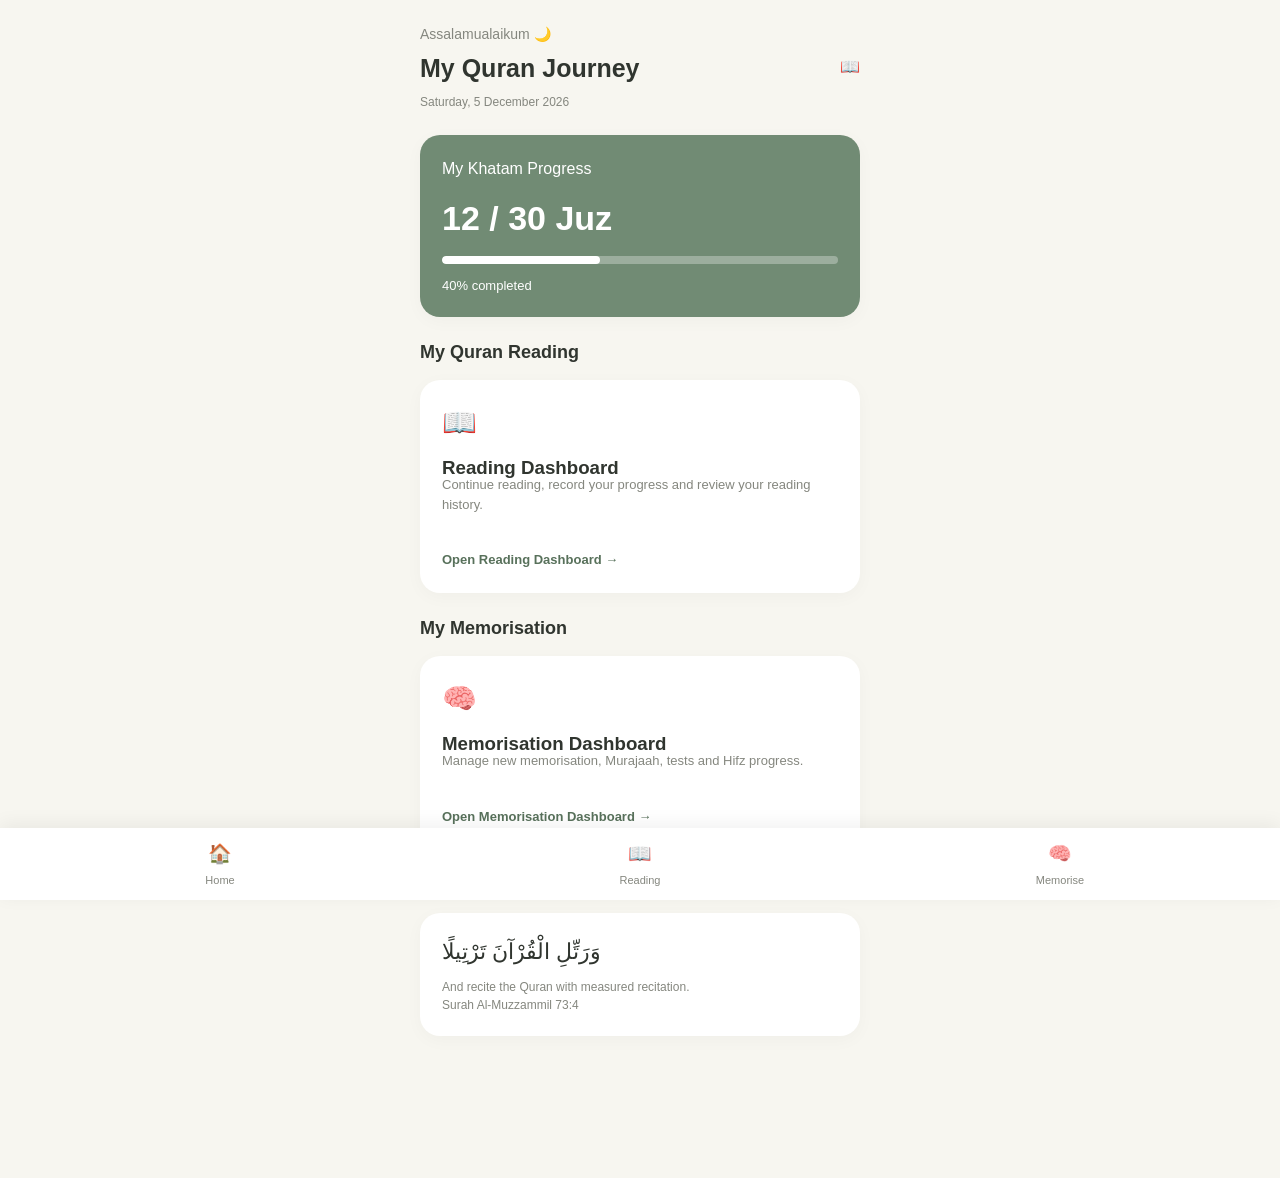
<file: index.html>
<!DOCTYPE html>
<html lang="en">
<head>
  <meta charset="UTF-8">
  <meta name="viewport" content="width=device-width, initial-scale=1.0">
  <meta name="theme-color" content="#F7F6F0">
  <title>Home | Quran Daily Tracker</title>
  <link rel="stylesheet" href="style.css">
</head>

<body>

  <main class="app">

    <header>
      <div>
        <p class="greeting">Assalamualaikum 🌙</p>
        <h1>My Quran Journey</h1>
        <p class="date" id="today"></p>
      </div>
      <div>📖</div>
    </header>

    <!-- KHATAM OVERVIEW -->
    <section class="card progress-card">
      <p>My Khatam Progress</p>

      <div class="progress-number">12 / 30 Juz</div>

      <div class="progress-track">
        <div class="progress-fill"></div>
      </div>

      <p style="margin-top:12px;font-size:13px">
        40% completed
      </p>
    </section>

    <!-- READING SHORTCUT -->
    <h2 class="section-title">My Quran Reading</h2>

    <section class="card">
      <div style="font-size:28px;margin-bottom:10px">📖</div>

      <h3>Reading Dashboard</h3>

      <p class="section-description">
        Continue reading, record your progress and review your reading history.
      </p>

      <a href="reading.html" class="action-link">
        Open Reading Dashboard →
      </a>
    </section>

    <!-- MEMORISATION SHORTCUT -->
    <h2 class="section-title">My Memorisation</h2>

    <section class="card">
      <div style="font-size:28px;margin-bottom:10px">🧠</div>

      <h3>Memorisation Dashboard</h3>

      <p class="section-description">
        Manage new memorisation, Murajaah, tests and Hifz progress.
      </p>

      <a href="memorisation.html" class="action-link">
        Open Memorisation Dashboard →
      </a>
    </section>

    <!-- REMINDER -->
    <h2 class="section-title">Daily Reminder</h2>

    <section class="card">
      <p style="font-size:22px">
        وَرَتِّلِ الْقُرْآنَ تَرْتِيلًا
      </p>

      <p style="font-size:12px;color:#85877F;margin-top:10px">
        And recite the Quran with measured recitation.
        <br>Surah Al-Muzzammil 73:4
      </p>
    </section>

  </main>

  <!-- BOTTOM PAGE NAVIGATION -->
  <nav class="bottom-nav">
    <a href="index.html">🏠<span>Home</span></a>
    <a href="reading.html">📖<span>Reading</span></a>
    <a href="memorisation.html">🧠<span>Memorise</span></a>
  </nav>

  <script>
    document.getElementById("today").textContent =
      new Date().toLocaleDateString("en-MY", {
        weekday: "long",
        day: "numeric",
        month: "long",
        year: "numeric"
      });
  </script>

  <script src="app.js"></script>

</body>
</html>
</file>
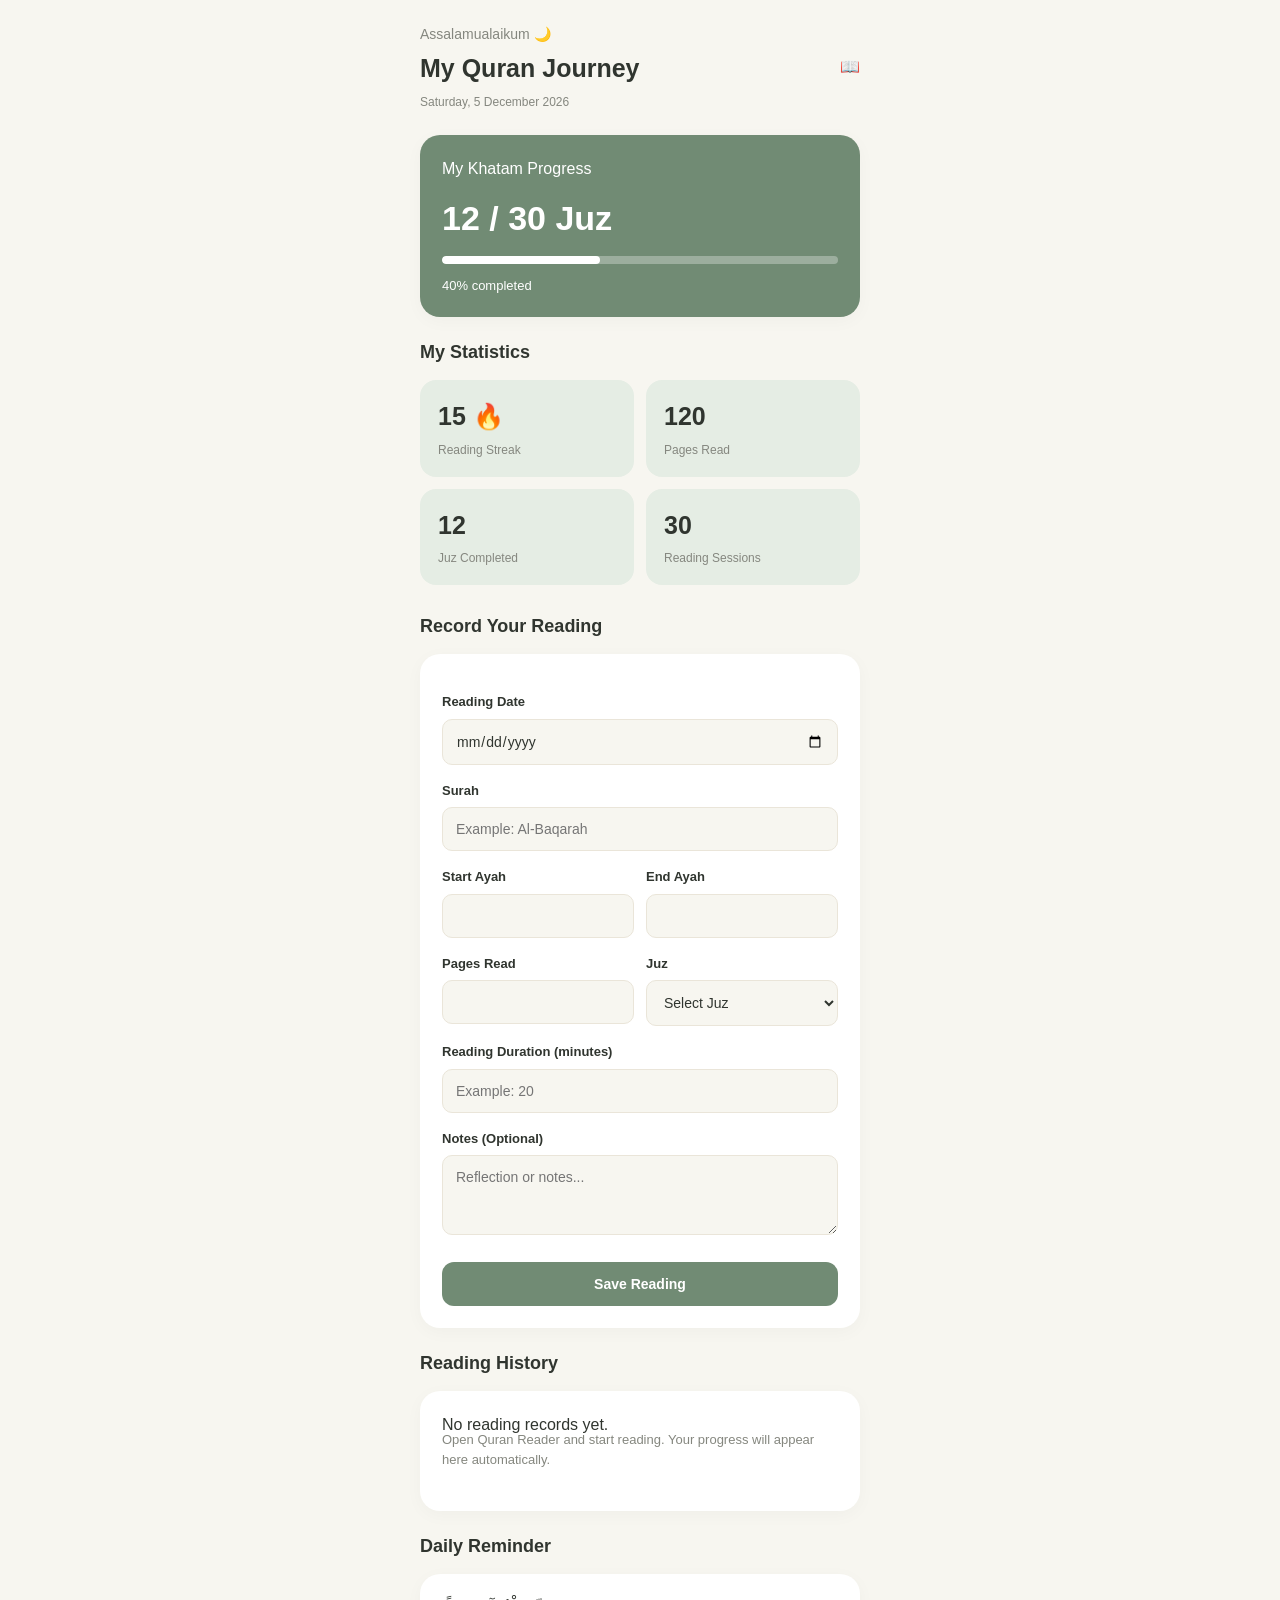
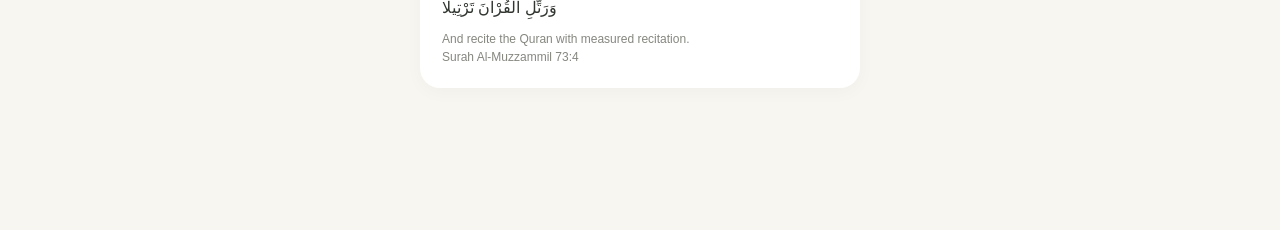
<file: Index.html>
<!DOCTYPE html>
<html lang="en">
<head>
  <meta charset="UTF-8">
  <meta name="viewport" content="width=device-width, initial-scale=1.0">
  <meta name="theme-color" content="#F7F6F0">
  <title>Quran Daily Tracker</title>
  <link rel="stylesheet" href="style.css">
</head>

<body>
  <main class="app">

    <header>
      <div>
        <p class="greeting">Assalamualaikum 🌙</p>
        <h1>My Quran Journey</h1>
        <p class="date" id="today"></p>
      </div>
      <div>📖</div>
    </header>

    <section class="card progress-card">
      <p>My Khatam Progress</p>
      <div class="progress-number">12 / 30 Juz</div>
      <div class="progress-track">
        <div class="progress-fill"></div>
      </div>
      <p style="margin-top:12px;font-size:13px">
        40% completed
      </p>
    </section>

    <h2 class="section-title">My Statistics</h2>

    <section class="stats">
      <div class="stat">
        <div class="stat-number">15 🔥</div>
        <p class="stat-label">Reading Streak</p>
      </div>

      <div class="stat">
        <div class="stat-number">120</div>
        <p class="stat-label">Pages Read</p>
      </div>

      <div class="stat">
        <div class="stat-number">12</div>
        <p class="stat-label">Juz Completed</p>
      </div>

      <div class="stat">
        <div class="stat-number">30</div>
        <p class="stat-label">Reading Sessions</p>
      </div>
    </section>

    
<h2 class="section-title" style="margin-top:28px">
  Record Your Reading
</h2>

<section class="card">
  <form id="readingForm">

    <label for="readingDate">Reading Date</label>
    <input type="date" id="readingDate" required>

    <label for="surah">Surah</label>
    <input type="text" id="surah"
      placeholder="Example: Al-Baqarah" required>

    <div class="form-row">
      <div>
        <label for="startAyah">Start Ayah</label>
        <input type="number" id="startAyah"
          min="1" required>
      </div>

      <div>
        <label for="endAyah">End Ayah</label>
        <input type="number" id="endAyah"
          min="1" required>
      </div>
    </div>

    <div class="form-row">
      <div>
        <label for="pages">Pages Read</label>
        <input type="number" id="pages"
          min="1" required>
      </div>

      <div>
        <label for="juz">Juz</label>
        <select id="juz" required>
          <option value="">Select Juz</option>
          <option value="1">Juz 1</option>
          <option value="2">Juz 2</option>
          <option value="3">Juz 3</option>
          <option value="4">Juz 4</option>
          <option value="5">Juz 5</option>
          <option value="6">Juz 6</option>
          <option value="7">Juz 7</option>
          <option value="8">Juz 8</option>
          <option value="9">Juz 9</option>
          <option value="10">Juz 10</option>
          <option value="11">Juz 11</option>
          <option value="12">Juz 12</option>
          <option value="13">Juz 13</option>
          <option value="14">Juz 14</option>
          <option value="15">Juz 15</option>
          <option value="16">Juz 16</option>
          <option value="17">Juz 17</option>
          <option value="18">Juz 18</option>
          <option value="19">Juz 19</option>
          <option value="20">Juz 20</option>
          <option value="21">Juz 21</option>
          <option value="22">Juz 22</option>
          <option value="23">Juz 23</option>
          <option value="24">Juz 24</option>
          <option value="25">Juz 25</option>
          <option value="26">Juz 26</option>
          <option value="27">Juz 27</option>
          <option value="28">Juz 28</option>
          <option value="29">Juz 29</option>
          <option value="30">Juz 30</option>
        </select>
      </div>
    </div>

    <label for="duration">Reading Duration (minutes)</label>
    <input type="number" id="duration"
      min="1" placeholder="Example: 20">

    <label for="notes">Notes (Optional)</label>
    <textarea id="notes"
      placeholder="Reflection or notes..."></textarea>

    <button type="submit" style="width:100%;margin-top:20px">
      Save Reading
    </button>

  </form>
</section>

<h2 class="section-title">Reading History</h2>

<section class="card" id="readingHistory">
  <p style="color:#85877F;font-size:13px">
    Your reading records will appear here.
  </p>
</section>
    
    <h2 class="section-title">Daily Reminder</h2>

    <section class="card">
      <p>وَرَتِّلِ الْقُرْآنَ تَرْتِيلًا</p>
      <p style="font-size:12px;color:#85877F;margin-top:10px">
        And recite the Quran with measured recitation.
        <br>Surah Al-Muzzammil 73:4
      </p>
    </section>

  </main>

  <script>
    document.getElementById("today").textContent =
      new Date().toLocaleDateString("en-MY", {
        weekday: "long",
        day: "numeric",
        month: "long",
        year: "numeric"
      });
  </script>

  <script src="app.js"></script>
</body>
</html>
</file>
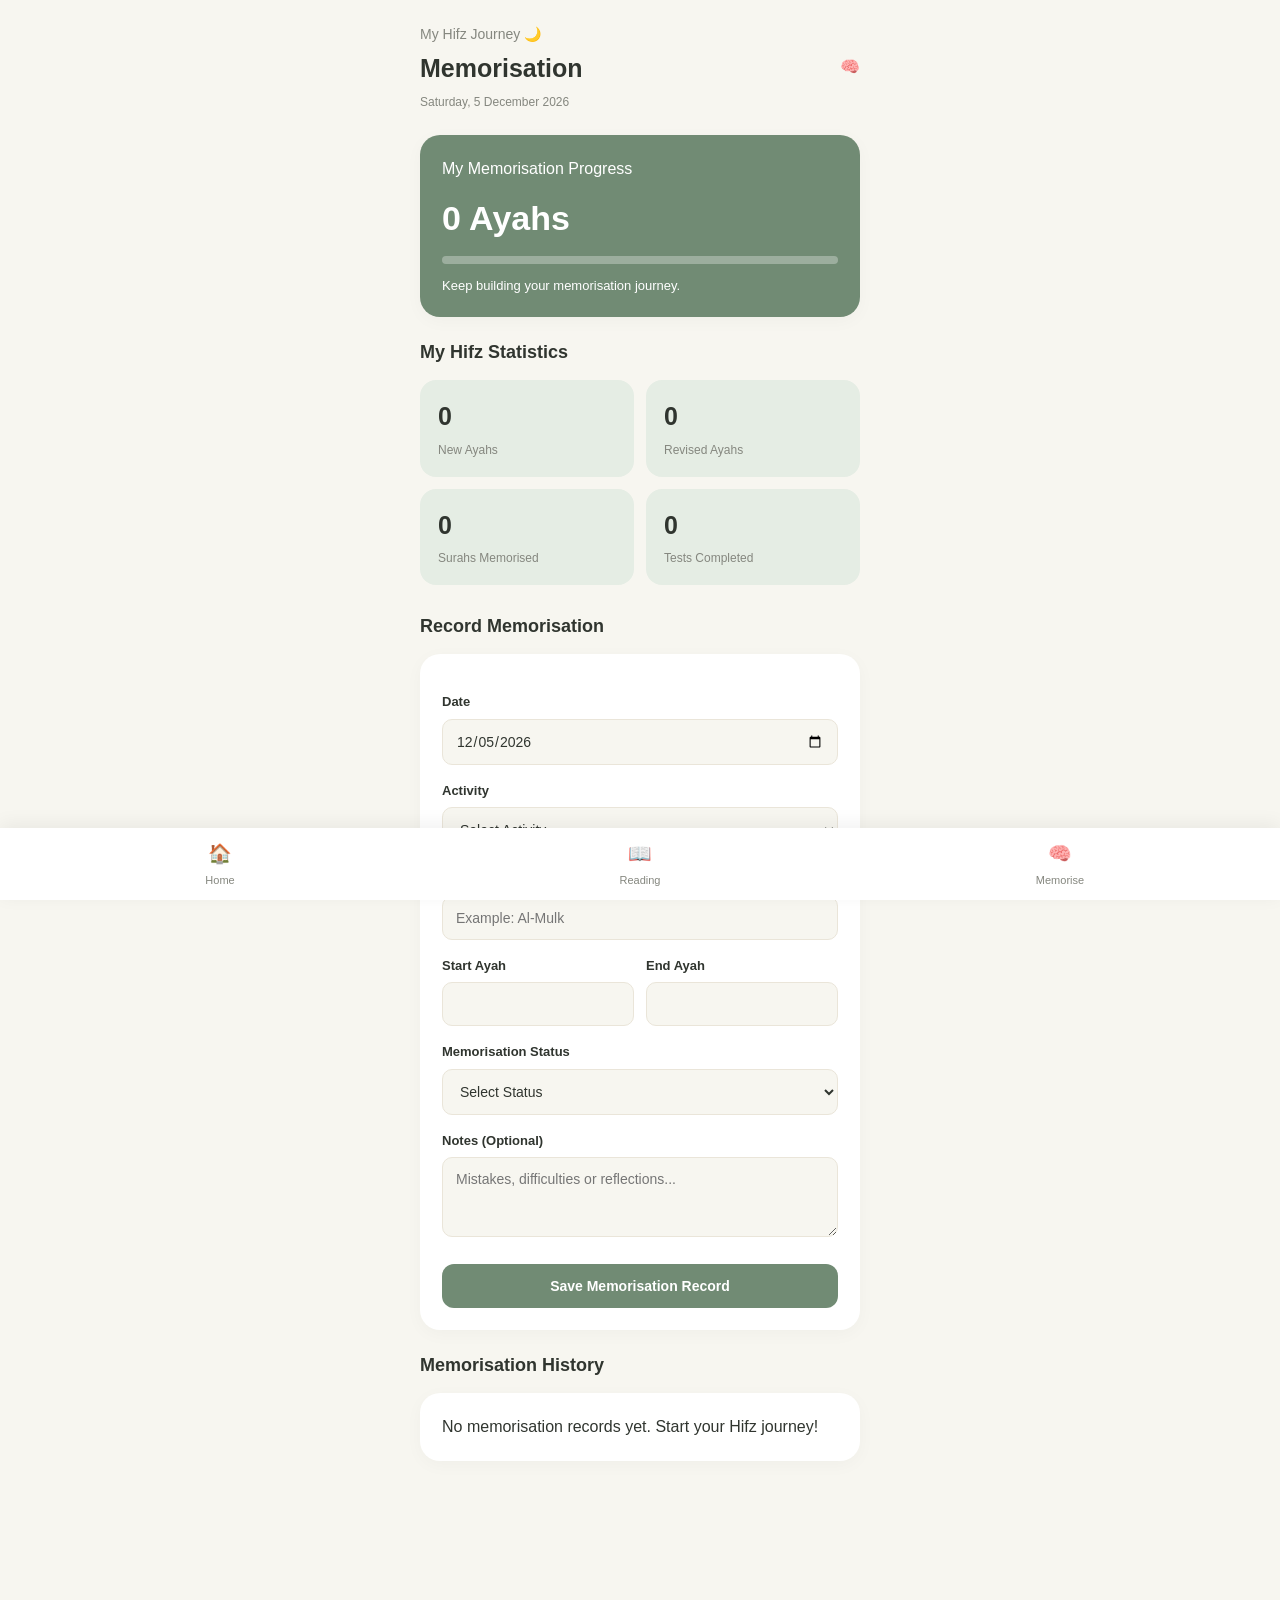
<file: memorisation.html>
<!DOCTYPE html>
<html lang="en">
<head>
  <meta charset="UTF-8">
  <meta name="viewport" content="width=device-width, initial-scale=1.0">
  <meta name="theme-color" content="#F7F6F0">
  <title>Memorisation | Quran Daily Tracker</title>
  <link rel="stylesheet" href="style.css">
</head>

<body>
  <main class="app">

    <header>
      <div>
        <p class="greeting">My Hifz Journey 🌙</p>
        <h1>Memorisation</h1>
        <p class="date" id="today"></p>
      </div>
      <div>🧠</div>
    </header>

    <!-- PROGRESS -->
    <section class="card progress-card">
      <p>My Memorisation Progress</p>
      <div class="progress-number" id="memorisedCount">
        0 Ayahs
      </div>

      <div class="progress-track">
        <div class="progress-fill" id="memorisationProgress"></div>
      </div>

      <p style="margin-top:12px;font-size:13px">
        Keep building your memorisation journey.
      </p>
    </section>

    <!-- STATISTICS -->
    <h2 class="section-title">My Hifz Statistics</h2>

    <section class="stats">

      <div class="stat">
        <div class="stat-number" id="newAyahCount">0</div>
        <p class="stat-label">New Ayahs</p>
      </div>

      <div class="stat">
        <div class="stat-number" id="revisionCount">0</div>
        <p class="stat-label">Revised Ayahs</p>
      </div>

      <div class="stat">
        <div class="stat-number" id="surahCount">0</div>
        <p class="stat-label">Surahs Memorised</p>
      </div>

      <div class="stat">
        <div class="stat-number" id="testCount">0</div>
        <p class="stat-label">Tests Completed</p>
      </div>

    </section>

    <!-- RECORD ACTIVITY -->
    <h2 class="section-title" style="margin-top:28px">
      Record Memorisation
    </h2>

    <section class="card">

      <form id="memorisationForm">

        <label for="memorisationDate">Date</label>
        <input type="date" id="memorisationDate" required>

        <label for="memoryActivity">Activity</label>
        <select id="memoryActivity" required>
          <option value="">Select Activity</option>
          <option value="New Memorisation">New Memorisation</option>
          <option value="Revision (Murajaah)">Revision (Murajaah)</option>
          <option value="Memorisation Test">Memorisation Test</option>
        </select>

        <label for="memorySurah">Surah</label>
        <input type="text" id="memorySurah"
          placeholder="Example: Al-Mulk" required>

        <div class="form-row">

          <div>
            <label for="memoryStartAyah">Start Ayah</label>
            <input type="number" id="memoryStartAyah"
              min="1" required>
          </div>

          <div>
            <label for="memoryEndAyah">End Ayah</label>
            <input type="number" id="memoryEndAyah"
              min="1" required>
          </div>

        </div>

        <label for="memoryStatus">Memorisation Status</label>
        <select id="memoryStatus" required>
          <option value="">Select Status</option>
          <option value="Learning">Learning</option>
          <option value="Memorised">Memorised</option>
          <option value="Needs Revision">Needs Revision</option>
          <option value="Well Retained">Well Retained</option>
        </select>

        <label for="memoryNotes">Notes (Optional)</label>
        <textarea id="memoryNotes"
          placeholder="Mistakes, difficulties or reflections..."></textarea>

        <button type="submit"
          style="width:100%;margin-top:20px">
          Save Memorisation Record
        </button>

      </form>

    </section>

    <!-- HISTORY -->
    <h2 class="section-title">Memorisation History</h2>

    <section class="card" id="memorisationHistory">
      <p style="color:#85877F;font-size:13px">
        Your memorisation records will appear here.
      </p>
    </section>

  </main>

  <!-- BOTTOM NAVIGATION -->
  <nav class="bottom-nav">
    <a href="index.html">🏠<span>Home</span></a>
    <a href="reading.html">📖<span>Reading</span></a>
    <a href="memorisation.html">🧠<span>Memorise</span></a>
  </nav>

  <script>
    document.getElementById("today").textContent =
      new Date().toLocaleDateString("en-MY", {
        weekday: "long",
        day: "numeric",
        month: "long",
        year: "numeric"
      });
  </script>

  <script src="app.js"></script>

</body>
</html>
</file>
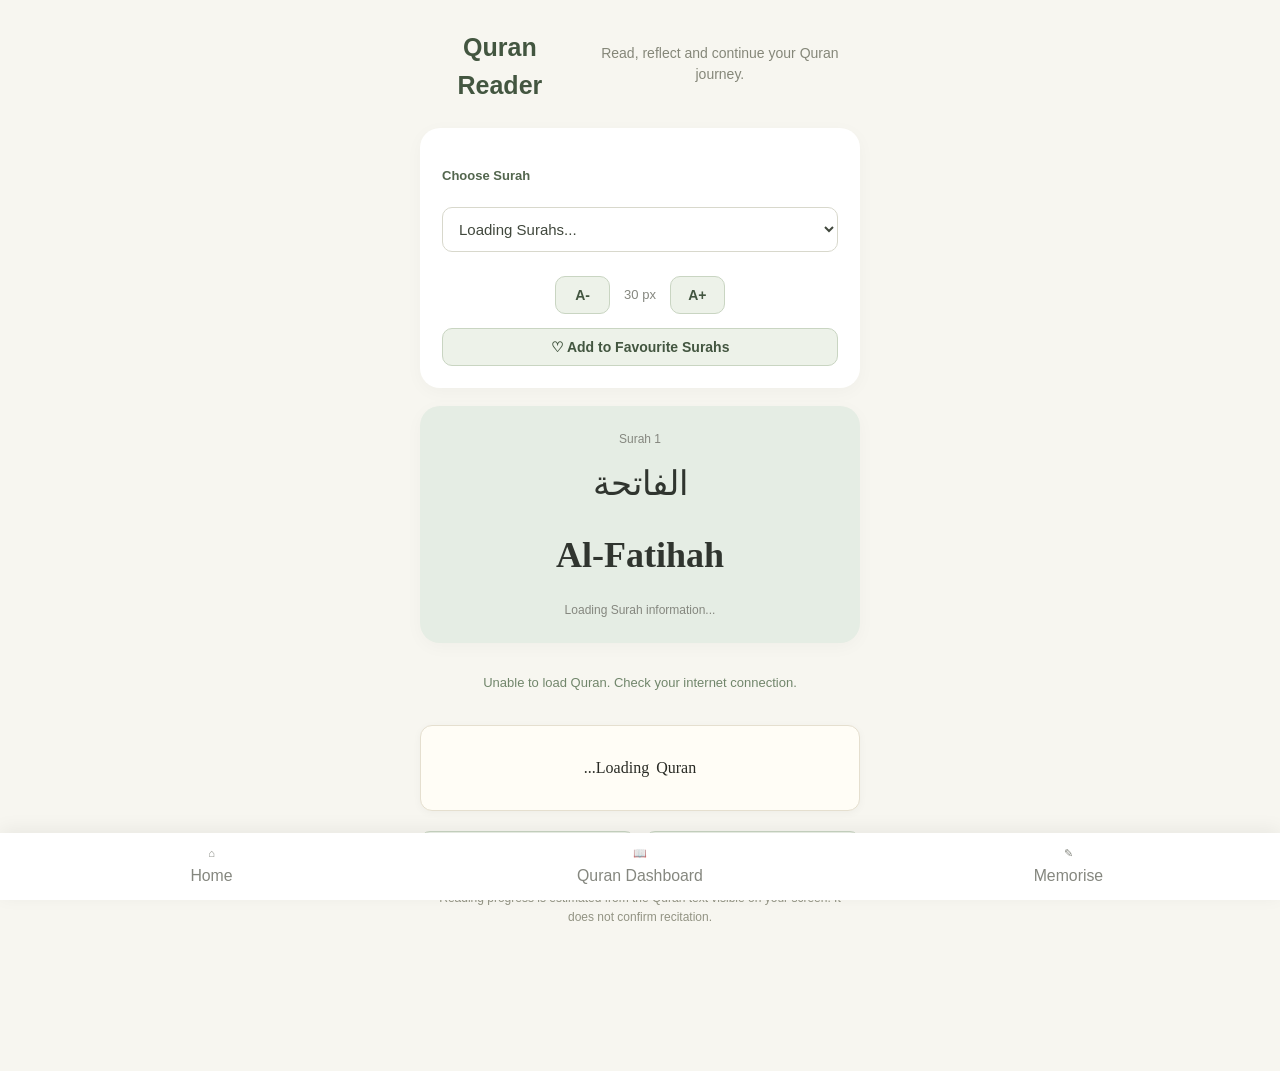
<file: quran.html>
<!DOCTYPE html>
<html lang="en">
<head>
  <meta charset="UTF-8">
  <meta name="viewport" content="width=device-width, initial-scale=1.0">

  <title>Quran Reader | Quran Daily</title>

  <link rel="stylesheet" href="style.css">

  <style>
    .reader-controls {
      display: flex;
      flex-direction: column;
      gap: 14px;
    }

    .reader-controls select {
      width: 100%;
      padding: 12px;
      border-radius: 10px;
      border: 1px solid #d8d8cc;
      background: #fff;
      font-size: 15px;
    }

    .font-controls {
      display: flex;
      align-items: center;
      justify-content: center;
      gap: 14px;
    }

    .font-controls button,
    .reader-navigation button,
    #favoriteSurahButton,
    #translationToggle {
      padding: 10px 16px;
      border: 1px solid #c9d5c2;
      border-radius: 10px;
      background: #edf2e9;
      color: #435640;
      cursor: pointer;
      font-size: 14px;
    }

    .translation-control {
      margin-top: 14px;
    }

    #translationToggle {
      width: 100%;
    }

    .surah-heading {
      text-align: center;
      padding: 24px 12px;
    }

    .surah-heading .surah-arabic {
      font-family: "Noto Naskh Arabic", serif;
      font-size: 34px;
      margin: 10px 0;
    }

    .mushaf-page {
      background: #fffdf6;
      border: 1px solid #e5dfcf;
      border-radius: 12px;
      padding: 22px 18px;
      margin: 20px 0;
      box-shadow: 0 2px 8px rgba(0,0,0,0.04);
    }

    .mushaf-page-number {
      text-align: center;
      color: #8b8b7a;
      font-size: 12px;
      margin-bottom: 20px;
    }

    .mushaf-arabic {
      direction: rtl;
      text-align: justify;
      text-align-last: center;
      font-family: "Noto Naskh Arabic", "Traditional Arabic", serif;
      line-height: 2.5;
      word-spacing: 3px;
      color: #292b25;
      margin: 0;
    }

    .mushaf-ayah {
      display: inline;
      border-radius: 4px;
      transition: background 0.2s;
    }

    .mushaf-ayah.selected-ayah {
      background: #e9efdf;
    }

    .arabic-ayah-number {
      color: #71866b;
      font-size: 0.75em;
      white-space: nowrap;
    }

    .mushaf-favorite-button {
      display: inline;
      border: none;
      background: transparent;
      color: #a16d65;
      font-size: 17px;
      cursor: pointer;
      padding: 0 2px;
    }

    .mushaf-translations {
      border-top: 1px solid #e8e3d8;
      margin-top: 22px;
      padding-top: 14px;
      direction: ltr;
    }

    .translation-line {
      padding: 10px 0;
      border-bottom: 1px solid #eeeae2;
      font-size: 14px;
      line-height: 1.7;
      color: #55594e;
    }

    .translation-line strong {
      color: #71866b;
      font-size: 12px;
    }

    .translation-line p {
      margin: 5px 0 0;
    }

    .reader-navigation {
      display: flex;
      justify-content: space-between;
      gap: 10px;
      margin: 20px 0;
    }

    .reader-navigation button {
      flex: 1;
    }

    .reader-status {
      text-align: center;
      color: #71866b;
      font-size: 13px;
      margin: 12px 0;
    }

    @media (max-width: 480px) {
      .mushaf-page {
        padding: 18px 12px;
      }

      .reader-navigation button {
        padding: 10px 8px;
        font-size: 12px;
      }
    }
  </style>
</head>

<body>

  <main class="app">

    <header class="page-header">
      <h1>Quran Reader</h1>
      <p>Read, reflect and continue your Quran journey.</p>
    </header>

    <!-- READER CONTROLS -->
    <section class="card">

      <div class="reader-controls">

        <label for="surahSelect">Choose Surah</label>

        <select id="surahSelect">
          <option value="">Loading Surahs...</option>
        </select>

        <div class="font-controls">

          <button type="button" id="decreaseFont">
            A-
          </button>

          <span id="fontSizeLabel">30 px</span>

          <button type="button" id="increaseFont">
            A+
          </button>

        </div>

        <button type="button" id="favoriteSurahButton">
          ♡ Add to Favourite Surahs
        </button>

      </div>

    </section>

    <!-- SURAH INFORMATION -->
    <section class="card surah-heading">

      <p id="surahNumber">Surah 1</p>

      <div id="surahArabic" class="surah-arabic">
        الفاتحة
      </div>

      <h2 id="surahName">Al-Fatihah</h2>

      <p id="surahInformation">
        Loading Surah information...
      </p>

    </section>

    <!-- READING STATUS -->
    <p id="readerStatus" class="reader-status">
      Preparing Quran Reader...
    </p>

    <!-- MUSHAF CONTENT -->
    <section id="ayahContainer">

      <div class="mushaf-page">
        <p class="mushaf-arabic" dir="rtl">
          Loading Quran...
        </p>
      </div>

    </section>

    <!-- SURAH NAVIGATION -->
    <div class="reader-navigation">

      <button type="button" id="previousSurah">
        ← Previous Surah
      </button>

      <button type="button" id="nextSurah">
        Next Surah →
      </button>

    </div>

    <p class="small-note">
      Reading progress is estimated from the Quran text visible on your screen.
      It does not confirm recitation.
    </p>

  </main>

  <!-- BOTTOM NAVIGATION -->
  <nav class="bottom-nav">

    <a href="index.html">
      <span>⌂</span>
      <small>Home</small>
    </a>

    <a href="reading.html">
      <span>📖</span>
      <small>Quran Dashboard</small>
    </a>

    <a href="memorisation.html">
      <span>✎</span>
      <small>Memorise</small>
    </a>

  </nav>

  <script src="quran.js"></script>

</body>
</html>
</file>
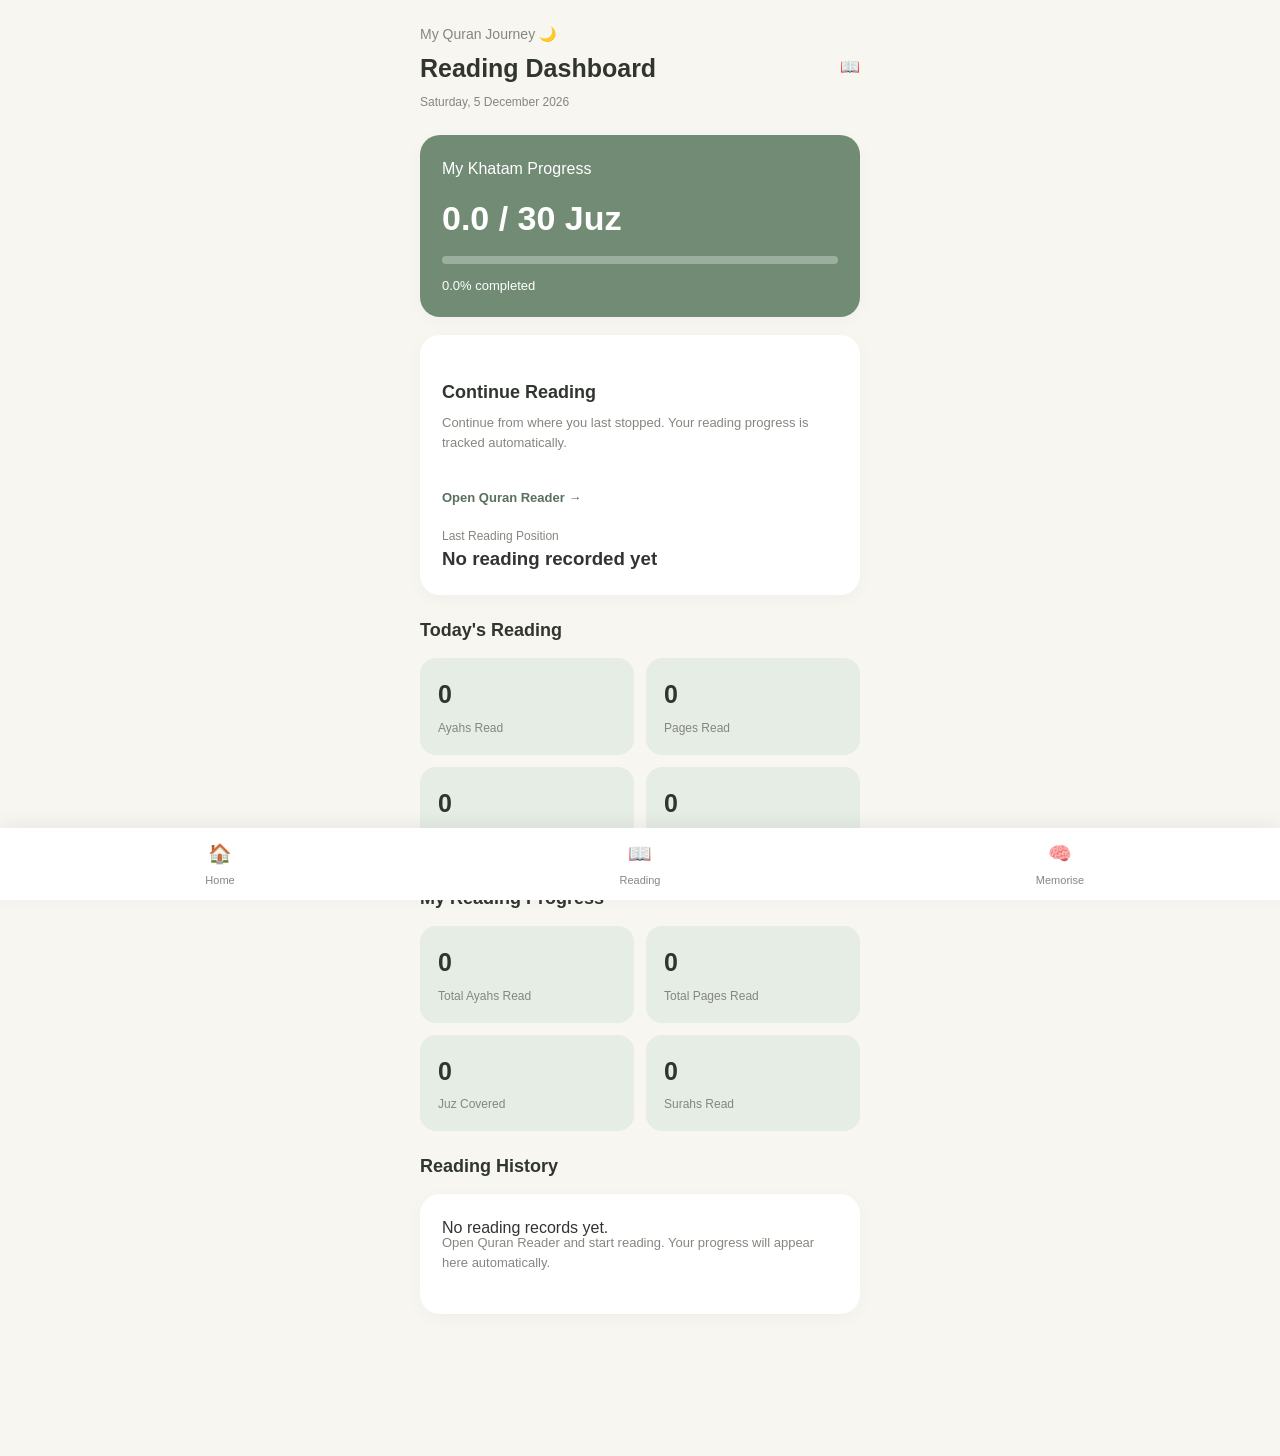
<file: reading.html>
<!DOCTYPE html>
<html lang="en">
<head>
  <meta charset="UTF-8">
  <meta name="viewport" content="width=device-width, initial-scale=1.0">
  <meta name="theme-color" content="#F7F6F0">
  <title>Reading Dashboard | Quran Daily Tracker</title>
  <link rel="stylesheet" href="style.css">
</head>

<body>
  <main class="app">

    <header>
      <div>
        <p class="greeting">My Quran Journey 🌙</p>
        <h1>Reading Dashboard</h1>
        <p class="date" id="today"></p>
      </div>
      <div>📖</div>
    </header>

    <!-- KHATAM PROGRESS -->
    <section class="card progress-card">
      <p>My Khatam Progress</p>

      <div class="progress-number" id="khatamJuz">
        0 / 30 Juz
      </div>

      <div class="progress-track">
        <div class="progress-fill" id="khatamProgressBar"
             style="width:0%"></div>
      </div>

      <p id="khatamPercentage"
         style="margin-top:12px;font-size:13px">
        0% completed
      </p>
    </section>

    <!-- OPEN QURAN -->
    <section class="card">
      <h2 class="section-title">Continue Reading</h2>

      <p class="section-description">
        Continue from where you last stopped. Your reading
        progress is tracked automatically.
      </p>

      <a href="quran.html" class="action-link">
        Open Quran Reader →
      </a>

      <div style="margin-top:18px">
        <p class="stat-label">Last Reading Position</p>
        <h3 id="lastReadingPosition">No reading recorded yet</h3>
      </div>
    </section>

    <!-- TODAY'S READING -->
    <h2 class="section-title">Today's Reading</h2>

    <section class="stats">
      <div class="stat">
        <div class="stat-number" id="todayAyahs">0</div>
        <div class="stat-label">Ayahs Read</div>
      </div>

      <div class="stat">
        <div class="stat-number" id="todayPages">0</div>
        <div class="stat-label">Pages Read</div>
      </div>

      <div class="stat">
        <div class="stat-number" id="todayJuz">0</div>
        <div class="stat-label">Juz Covered</div>
      </div>

      <div class="stat">
        <div class="stat-number" id="todaySurahs">0</div>
        <div class="stat-label">Surahs Read</div>
      </div>
    </section>

    <!-- OVERALL READING -->
    <h2 class="section-title">My Reading Progress</h2>

    <section class="stats">
      <div class="stat">
        <div class="stat-number" id="totalAyahs">0</div>
        <div class="stat-label">Total Ayahs Read</div>
      </div>

      <div class="stat">
        <div class="stat-number" id="totalPages">0</div>
        <div class="stat-label">Total Pages Read</div>
      </div>

      <div class="stat">
        <div class="stat-number" id="totalJuz">0</div>
        <div class="stat-label">Juz Covered</div>
      </div>

      <div class="stat">
        <div class="stat-number" id="totalSurahs">0</div>
        <div class="stat-label">Surahs Read</div>
      </div>
    </section>

    <!-- READING HISTORY -->
    <h2 class="section-title">Reading History</h2>

    <section class="card" id="readingHistory">
      <p>Your automatic reading history will appear here.</p>
    </section>

  </main>

  <!-- BOTTOM NAVIGATION -->
  <nav class="bottom-nav">
    <a href="index.html">🏠<span>Home</span></a>
    <a href="reading.html">📖<span>Reading</span></a>
    <a href="memorisation.html">🧠<span>Memorise</span></a>
  </nav>

  <script>
    document.getElementById("today").textContent =
      new Date().toLocaleDateString("en-MY", {
        weekday: "long",
        day: "numeric",
        month: "long",
        year: "numeric"
      });
  </script>

  <script src="app.js"></script>

</body>
</html>
</file>
<file: style.css>
/* ==============================
   QURAN DAILY TRACKER
   Main design system
================================ */

* {
  box-sizing: border-box;
  margin: 0;
  padding: 0;
}

:root {
  --ivory: #F7F6F0;
  --sage: #718B74;
  --sage-dark: #58715B;
  --sage-light: #E5EDE4;
  --beige: #EAE5D9;
  --text: #30352F;
  --muted: #85877F;
  --white: #FFFFFF;
  --danger: #A65F5F;
}

html {
  scroll-behavior: smooth;
  scroll-padding-top: 20px;
}

body {
  font-family: Arial, sans-serif;
  background: var(--ivory);
  color: var(--text);
  padding-bottom: 100px;
  line-height: 1.5;
}

.app {
  width: 100%;
  max-width: 480px;
  margin: auto;
  padding: 24px 20px;
}

/* HEADER */

header {
  display: flex;
  justify-content: space-between;
  align-items: center;
  margin-bottom: 24px;
}

.greeting {
  font-size: 14px;
  color: var(--muted);
}

h1 {
  font-size: 25px;
  margin-top: 5px;
}

.date {
  font-size: 12px;
  color: var(--muted);
  margin-top: 5px;
}

/* MAIN NAVIGATION */

.main-nav {
  display: flex;
  gap: 8px;
  padding: 6px;
  background: var(--white);
  border-radius: 14px;
  margin-bottom: 28px;
  box-shadow: 0 3px 15px rgba(0,0,0,0.03);
}

.nav-link {
  flex: 1;
  text-align: center;
  text-decoration: none;
  color: var(--muted);
  padding: 11px 5px;
  border-radius: 10px;
  font-size: 12px;
  font-weight: 600;
}

.nav-link.active {
  background: var(--sage);
  color: var(--white);
}

/* DASHBOARDS */

.dashboard-section {
  display: none;
  padding-top: 5px;
}

.dashboard-section:target {
  display: block;
}

/* Show home when no dashboard is selected */
body:not(:has(.dashboard-section:target)) #home {
  display: block;
}

.section-description {
  color: var(--muted);
  font-size: 13px;
  margin: -7px 0 20px;
}

/* CARDS */

.card {
  background: var(--white);
  border-radius: 20px;
  padding: 22px;
  margin-bottom: 18px;
  box-shadow: 0 4px 18px rgba(0,0,0,0.03);
}

.progress-card {
  background: var(--sage);
  color: white;
}

.progress-number {
  font-size: 34px;
  font-weight: bold;
  margin: 12px 0;
}

.progress-track {
  height: 8px;
  background: rgba(255,255,255,0.3);
  border-radius: 20px;
  overflow: hidden;
}

.progress-fill {
  width: 40%;
  height: 100%;
  background: white;
  border-radius: 20px;
}

.section-title {
  font-size: 18px;
  margin-bottom: 14px;
  margin-top: 22px;
}

.action-link {
  display: inline-block;
  margin-top: 16px;
  color: var(--sage-dark);
  text-decoration: none;
  font-size: 13px;
  font-weight: bold;
}

/* STATISTICS */

.stats {
  display: grid;
  grid-template-columns: repeat(2, 1fr);
  gap: 12px;
}

.stat {
  background: var(--sage-light);
  border-radius: 16px;
  padding: 18px;
}

.stat-number {
  font-size: 25px;
  font-weight: bold;
  margin-bottom: 5px;
}

.stat-label {
  font-size: 12px;
  color: var(--muted);
}

/* FORMS */

label {
  display: block;
  font-size: 13px;
  font-weight: 600;
  margin: 16px 0 7px;
}

input,
select,
textarea {
  width: 100%;
  padding: 13px;
  border: 1px solid var(--beige);
  border-radius: 10px;
  background: var(--ivory);
  color: var(--text);
  font-size: 14px;
  font-family: inherit;
}

input:focus,
select:focus,
textarea:focus {
  outline: 2px solid var(--sage);
  border-color: var(--sage);
}

.form-row {
  display: grid;
  grid-template-columns: 1fr 1fr;
  gap: 12px;
}

textarea {
  min-height: 80px;
  resize: vertical;
}

/* BUTTONS */

button {
  border: none;
  background: var(--sage);
  color: white;
  padding: 14px 20px;
  border-radius: 12px;
  font-size: 14px;
  font-weight: 600;
  cursor: pointer;
}

button:active {
  background: var(--sage-dark);
  transform: scale(0.98);
}

/* READING HISTORY */

.history-item {
  padding: 15px 0;
  border-bottom: 1px solid var(--beige);
}

.history-item:last-child {
  border-bottom: none;
}

.history-item h3 {
  margin-bottom: 8px;
  color: var(--sage);
}

.history-item p {
  font-size: 13px;
  color: var(--muted);
  margin: 5px 0;
}

.history-item button {
  background: var(--danger);
  padding: 8px 14px;
  margin-top: 8px;
}

/* BOTTOM NAVIGATION */

.bottom-nav {
  position: fixed;
  bottom: 0;
  left: 0;
  right: 0;
  z-index: 100;
  display: flex;
  justify-content: space-around;
  background: var(--white);
  padding: 12px 10px calc(12px + env(safe-area-inset-bottom));
  box-shadow: 0 -4px 18px rgba(0,0,0,0.06);
}

.bottom-nav a {
  display: flex;
  flex-direction: column;
  align-items: center;
  gap: 3px;
  color: var(--muted);
  text-decoration: none;
  font-size: 19px;
  min-width: 75px;
}

.bottom-nav span {
  font-size: 11px;
}

.bottom-nav a:focus,
.bottom-nav a:hover {
  color: var(--sage-dark);
}

/* SMALL SCREENS */

@media (max-width: 360px) {
  .app {
    padding: 20px 14px;
  }

  h1 {
    font-size: 22px;
  }

  .nav-link {
    font-size: 11px;
  }

  .stat {
    padding: 14px;
  }

  .stat-number {
    font-size: 22px;
  }
}

/* =====================================
   QURAN READER DESIGN
===================================== */

.surah-heading {
  text-align: center;
  background: var(--sage-light);
  padding: 28px 20px;
}

.surah-heading h2 {
  font-size: 36px;
  margin: 14px 0;
  line-height: 1.8;
  font-family: "Traditional Arabic", "Noto Naskh Arabic",
               "Amiri", serif;
}

.surah-heading h3 {
  font-size: 19px;
  color: var(--sage-dark);
  margin-bottom: 8px;
}

.surah-heading p {
  font-size: 12px;
  color: var(--muted);
}

.font-controls {
  display: flex;
  align-items: center;
  justify-content: space-between;
  gap: 15px;
  margin-top: 10px;
}

.font-controls button {
  min-width: 55px;
  padding: 10px;
}

#fontSizeLabel {
  font-size: 13px;
  color: var(--muted);
}

.reader-status {
  font-size: 12px;
  color: var(--muted);
  text-align: center;
  padding: 12px;
}

.quran-ayah {
  background: var(--white);
  padding: 22px 18px;
  margin-bottom: 12px;
  border-radius: 16px;
  border: 1px solid transparent;
  box-shadow: 0 3px 12px rgba(0,0,0,0.025);
  scroll-margin-top: 20px;
  transition: background 0.2s ease;
}

.quran-ayah.selected-ayah {
  background: var(--sage-light);
  border-color: var(--sage);
}

.ayah-number {
  display: flex;
  justify-content: space-between;
  align-items: center;
  color: var(--muted);
  font-size: 12px;
  margin-bottom: 18px;
}

.bookmark-button {
  background: var(--sage-light);
  color: var(--sage-dark);
  padding: 6px 12px;
  font-size: 18px;
}

.arabic-text {
  direction: rtl;
  text-align: right;
  line-height: 2.3;
  font-family: "Noto Naskh Arabic", "Traditional Arabic",
               "Amiri", serif;
  color: var(--text);
  margin-bottom: 18px;
  word-spacing: 3px;
}

.arabic-ayah-number {
  color: var(--sage);
  font-size: 0.75em;
  white-space: nowrap;
}

.translation-text {
  font-size: 14px;
  line-height: 1.9;
  color: var(--muted);
  border-top: 1px solid var(--beige);
  padding-top: 14px;
  margin-top: 10px;
}

.reader-navigation {
  display: flex;
  gap: 10px;
  justify-content: space-between;
}

.reader-navigation button {
  flex: 1;
  padding: 12px 8px;
  font-size: 12px;
}

.source-note {
  font-size: 11px;
  color: var(--muted);
  line-height: 1.8;
}

.source-note a {
  display: inline-block;
  margin-top: 8px;
  color: var(--sage-dark);
}

@media (max-width: 360px) {
  .surah-heading h2 {
    font-size: 30px;
  }

  .quran-ayah {
    padding: 18px 14px;
  }

  .reader-navigation button {
    font-size: 11px;
  }
}


/* =====================================
   QURAN DAILY - READER DESIGN
===================================== */

.page-header {
  text-align: center;
  margin-bottom: 24px;
}

.page-header h1 {
  color: #435640;
}

.page-header p {
  color: #858779;
  font-size: 14px;
}

/* Reader controls */

.reader-controls {
  display: flex;
  flex-direction: column;
  gap: 14px;
}

.reader-controls label {
  color: #53664e;
  font-weight: 600;
}

.reader-controls select {
  width: 100%;
  padding: 12px;
  border: 1px solid #d9ddcf;
  border-radius: 10px;
  background: #fffdf7;
  color: #41483d;
}

/* Buttons */

.reader-controls button,
.reader-navigation button,
#translationToggle {
  border: 1px solid #cbd6c3;
  border-radius: 10px;
  padding: 11px 14px;
  background: #edf2e9;
  color: #435640;
  cursor: pointer;
  transition: 0.2s ease;
}

.reader-controls button:hover,
.reader-navigation button:hover,
#translationToggle:hover {
  background: #dfe9d8;
}

/* Mushaf page */

.mushaf-page {
  background: #fffdf6;
  border: 1px solid #e5dfcf;
  border-radius: 12px;
  padding: 24px 18px;
  margin: 20px 0;
  box-shadow: 0 2px 8px rgba(0, 0, 0, 0.04);
}

.mushaf-page-number {
  text-align: center;
  color: #929383;
  font-size: 12px;
  margin-bottom: 20px;
}

.mushaf-arabic {
  direction: rtl;
  text-align: justify;
  text-align-last: center;
  font-family: "Noto Naskh Arabic", "Traditional Arabic", serif;
  line-height: 2.5;
  word-spacing: 3px;
  color: #292b25;
}

.mushaf-ayah {
  border-radius: 4px;
}

.mushaf-ayah.selected-ayah {
  background: #e9efdf;
}

.arabic-ayah-number {
  color: #71866b;
  white-space: nowrap;
}

.mushaf-favorite-button {
  border: none;
  background: transparent;
  color: #a16d65;
  cursor: pointer;
  font-size: 17px;
}

/* Malay translation */

.mushaf-translations {
  border-top: 1px solid #e8e3d8;
  margin-top: 22px;
  padding-top: 14px;
}

.translation-line {
  padding: 10px 0;
  border-bottom: 1px solid #eeeae2;
  color: #55594e;
  font-size: 14px;
  line-height: 1.7;
}

.translation-line strong {
  color: #71866b;
  font-size: 12px;
}

/* Surah heading */

.surah-heading {
  text-align: center;
}

.surah-arabic {
  font-family: "Noto Naskh Arabic", "Traditional Arabic", serif;
  font-size: 34px;
  margin: 10px 0;
}

/* Reader status */

.reader-status {
  text-align: center;
  color: #71866b;
  font-size: 13px;
  margin: 14px 0;
}

/* Previous and next Surah */

.reader-navigation {
  display: flex;
  justify-content: space-between;
  gap: 10px;
  margin: 20px 0;
}

.reader-navigation button {
  flex: 1;
}

/* Translation toggle */

.translation-control {
  margin-top: 12px;
}

#translationToggle {
  width: 100%;
}

/* Small note */

.small-note {
  text-align: center;
  color: #929383;
  font-size: 12px;
  line-height: 1.6;
  margin: 20px 8px;
}

/* Mobile adjustments */

@media (max-width: 480px) {
  .mushaf-page {
    padding: 18px 12px;
  }

  .mushaf-arabic {
    line-height: 2.3;
  }

  .reader-navigation button {
    padding: 10px 8px;
    font-size: 12px;
  }
}
</file>
